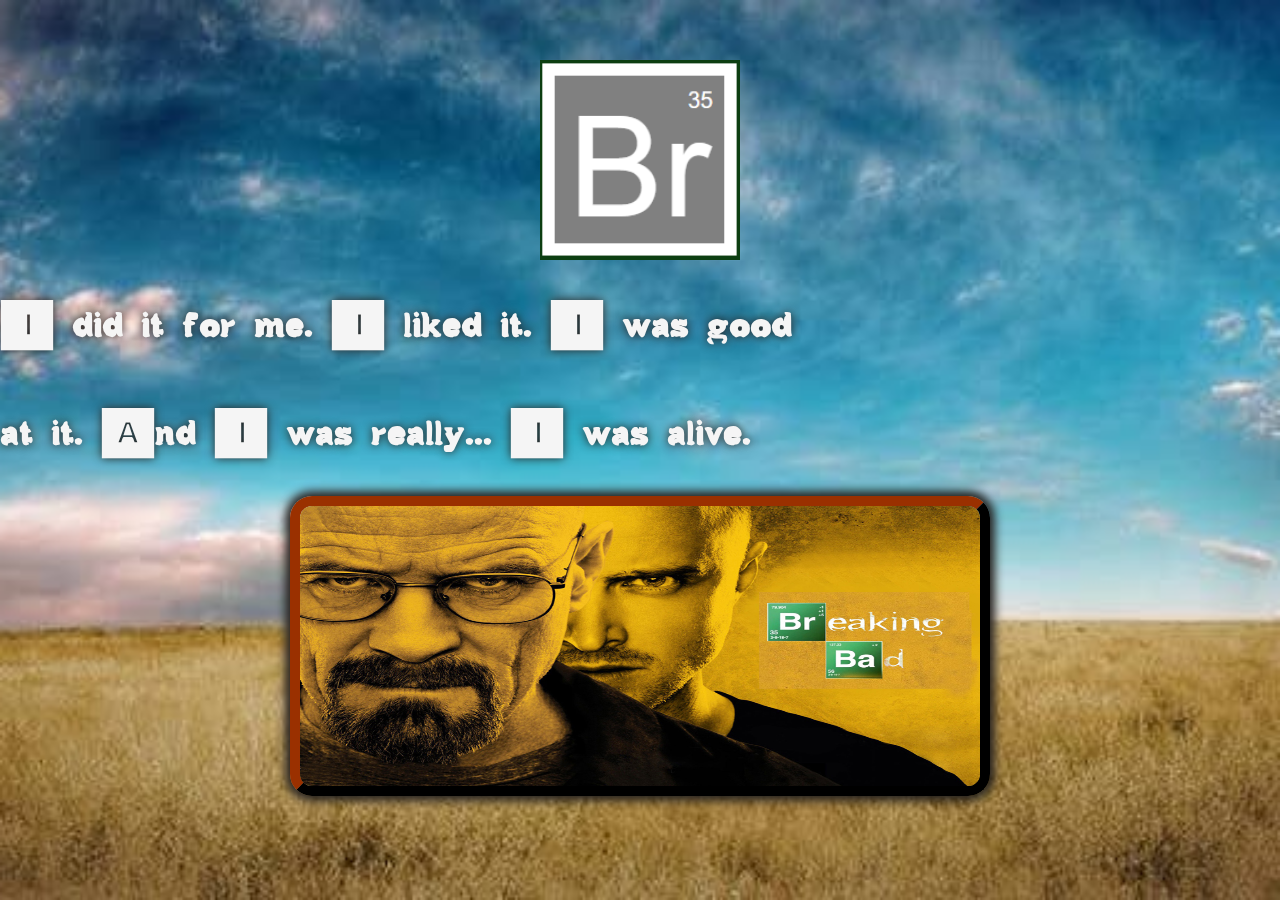
<file: index.html>
<!DOCTYPE html>
<html lang="en" class="bg-image">
  <head>
    <meta charset="UTF-8" />
    <meta name="viewport" content="width=device-width, initial-scale=1.0" />
    <!-- isert a favicon -->
    <link rel="icon" href="./IMG/icon.png" />
    <link rel="stylesheet" href="./css/styles.index.css" />
    <meta
      name="description"
      content="Página web corporativa Fan Service de Breaking Bad. Desarrollada con HTML & CSS."
    />
    <meta name="author" content="Nelson Rosales" />
    <meta
      name="keywords"
      content="Breaking Bad, Fan Service, HTML, CSS, Web Corporativa"
    />
    <meta name="robots" content="index, follow" />
    <title>Breaking Bad</title>
  </head>
  <body>
    <header class="header_one">
      <img src="./IMG/logo.PNG" alt="Logo de Breaking Bad" />
      <h3 class="index-quote">
        I did it for me. I liked it. I was good at it. And I was really... I was
        alive.
      </h3>
    </header>
    <section>
      <img class="poster" src="./IMG/poster.jpg" usemap="#image-map" />

      <map name="image-map">
        <area
          target="_blank"
          alt="formulario"
          title="formulario"
          href="formulario.html"
          coords="450,140,640,95"
          shape="rect"
        />
        <area
          target="_blank"
          alt="tabla"
          title="tabla"
          href="./tablaperiodica.html"
          coords="520,180,660,138"
          shape="rect"
        />
      </map>
    </section>
  </body>
</html>
</file>
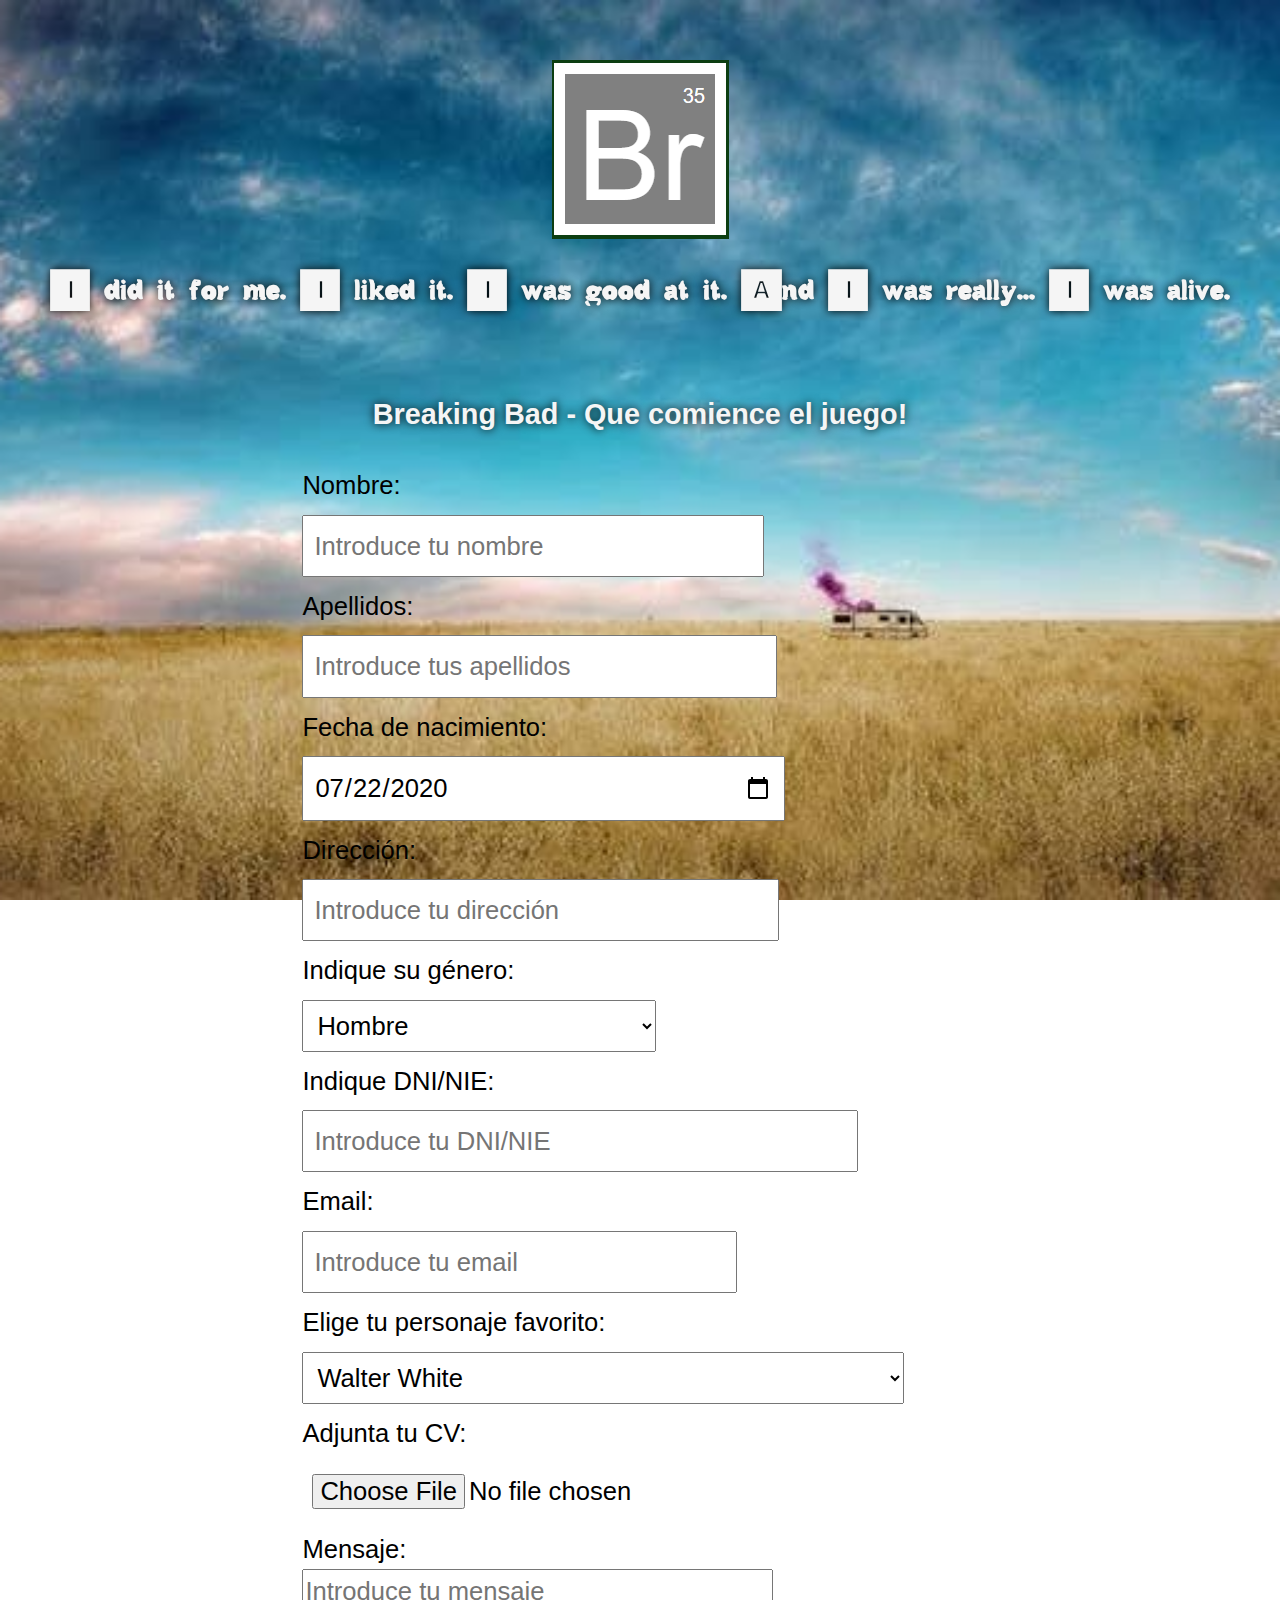
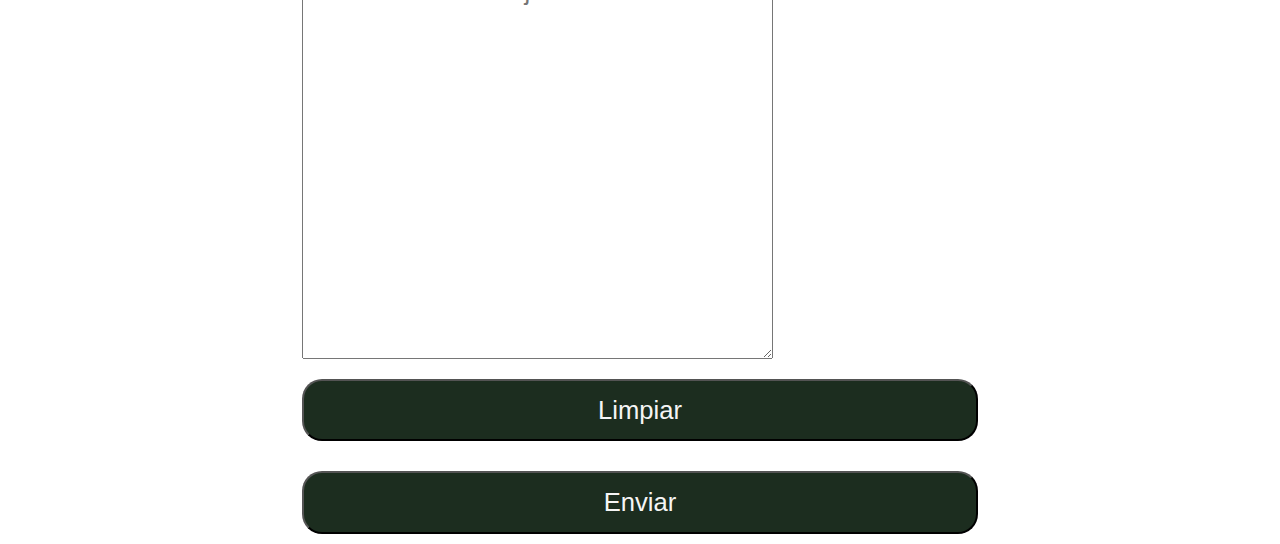
<file: formulario.html>
<!DOCTYPE html>
<html lang="en" class="bg-image">
  <head>
    <meta charset="UTF-8" />
    <meta name="viewport" content="width=device-width, initial-scale=1.0" />
    <link rel="icon" href="./IMG/icon.png" />
    <link rel="stylesheet" href="./css/styles.index.css" />
    <meta
      name="description"
      content="Página web corporativa Fan Service de Breaking Bad. Desarrollada con HTML & CSS."
    />
    <meta name="author" content="Nelson Rosales" />
    <meta
      name="keywords"
      content="Breaking Bad, Fan Service, HTML, CSS, Web Corporativa"
    />
    <meta name="robots" content="index, follow" />
    <title>Formulario | Breaking Bad</title>
  </head>
  <body class="form-body">
    <header class="header_form">
      <img src="./IMG/logo.PNG" alt="Logo de Breaking Bad" />
      <h3>
        I did it for me. I liked it. I was good at it. And I was really... I was
        alive.
      </h3>
    </header>
    <section class="form-section">
      <!-- all this informatio must be send to the email: raul.rodriguez@proeducaglobal.com once the form is submitted -->
      <h2 class="form-section_title">Breaking Bad - Que comience el juego!</h2>
      <form
        action="mailto:raul.rodriguez@proeducaglobal.com"
        method="post"
        enctype="text/plain"
      >
        <div>
          <label for="nombre">Nombre:</label>
          <input
            type="text"
            id="nombre"
            name="nombre"
            required
            placeholder="Introduce tu nombre"
          />
        </div>
        <div>
          <label for="apellido">Apellidos:</label>
          <input
            type="text"
            id="apellido"
            name="apellido"
            required
            placeholder="Introduce tus apellidos"
          />
        </div>
        <div>
          <label for="fechaDeNacimiento">Fecha de nacimiento:</label>
          <!-- minimo: 01/01/2006 -->
          <input
            type="date"
            id="fechaDeNacimiento"
            name="fechaDeNacimiento"
            value="2020-07-22"
            min="2006-01-01"
          />
        </div>
        <div>
          <label for="direccion"> Dirección: </label>
          <input
            type="text"
            id="direccion"
            name="direccion"
            placeholder="Introduce tu dirección"
          />
        </div>
        <div>
          <label for="genero-select" class="genero"> Indique su género: </label>
          <select name="genero" id="genero-select">
            <option value="hombre">Hombre</option>
            <option value="mujer">Mujer</option>
            <option value="otro">Otro</option>
          </select>
        </div>
        <div>
          <label for="documento"> Indique DNI/NIE: </label>
          <input
            type="text"
            id="documento"
            name="documento"
            required
            placeholder="Introduce tu DNI/NIE"
          />
        </div>
        <div>
          <label for="email"> Email: </label>
          <input
            type="email"
            id="email"
            name="email"
            required
            placeholder="Introduce tu email"
          />
        </div>
        <div>
          <label for="personaje" id="personaje">
            Elige tu personaje favorito:
          </label>
          <select name="personaje" id="personaje">
            <option value="walter">Walter White</option>
            <option value="jesse">Jesse Pinkman</option>
            <option value="saul">Saul Goodman</option>
            <option value="gus">Gus Fring</option>
            <option value="mike">Mike Ehrmantraut</option>
            <option value="hank">Hank Schrader</option>
            <option value="skyler">Skyler White</option>
            <option value="lydia">Lydia Rodarte-Quayle</option>
            <option value="todd">Todd Alquist</option>
            <option value="marie">Marie Schrader</option>
            <option value="otros personajes">Otros personajes</option>
          </select>
        </div>
        <!-- creamos el elemento para adjuntar un fichero. Restringimis a PDF y JPG -->
        <div>
          <label for="fichero"> Adjunta tu CV: </label>
          <input type="file" id="fichero" name="fichero" accept=".pdf,.jpg" />
        </div>
        <div class="mensaje">
          <label for="mensaje"> Mensaje: </label>
          <textarea
            name="mensaje"
            id="mensaje"
            cols="30"
            rows="10"
            placeholder="Introduce tu mensaje"
          ></textarea>
        </div>
        <button type="reset" class="reset">Limpiar</button>
        <button type="submit">Enviar</button>
      </form>
    </section>
  </body>
</html>
</file>
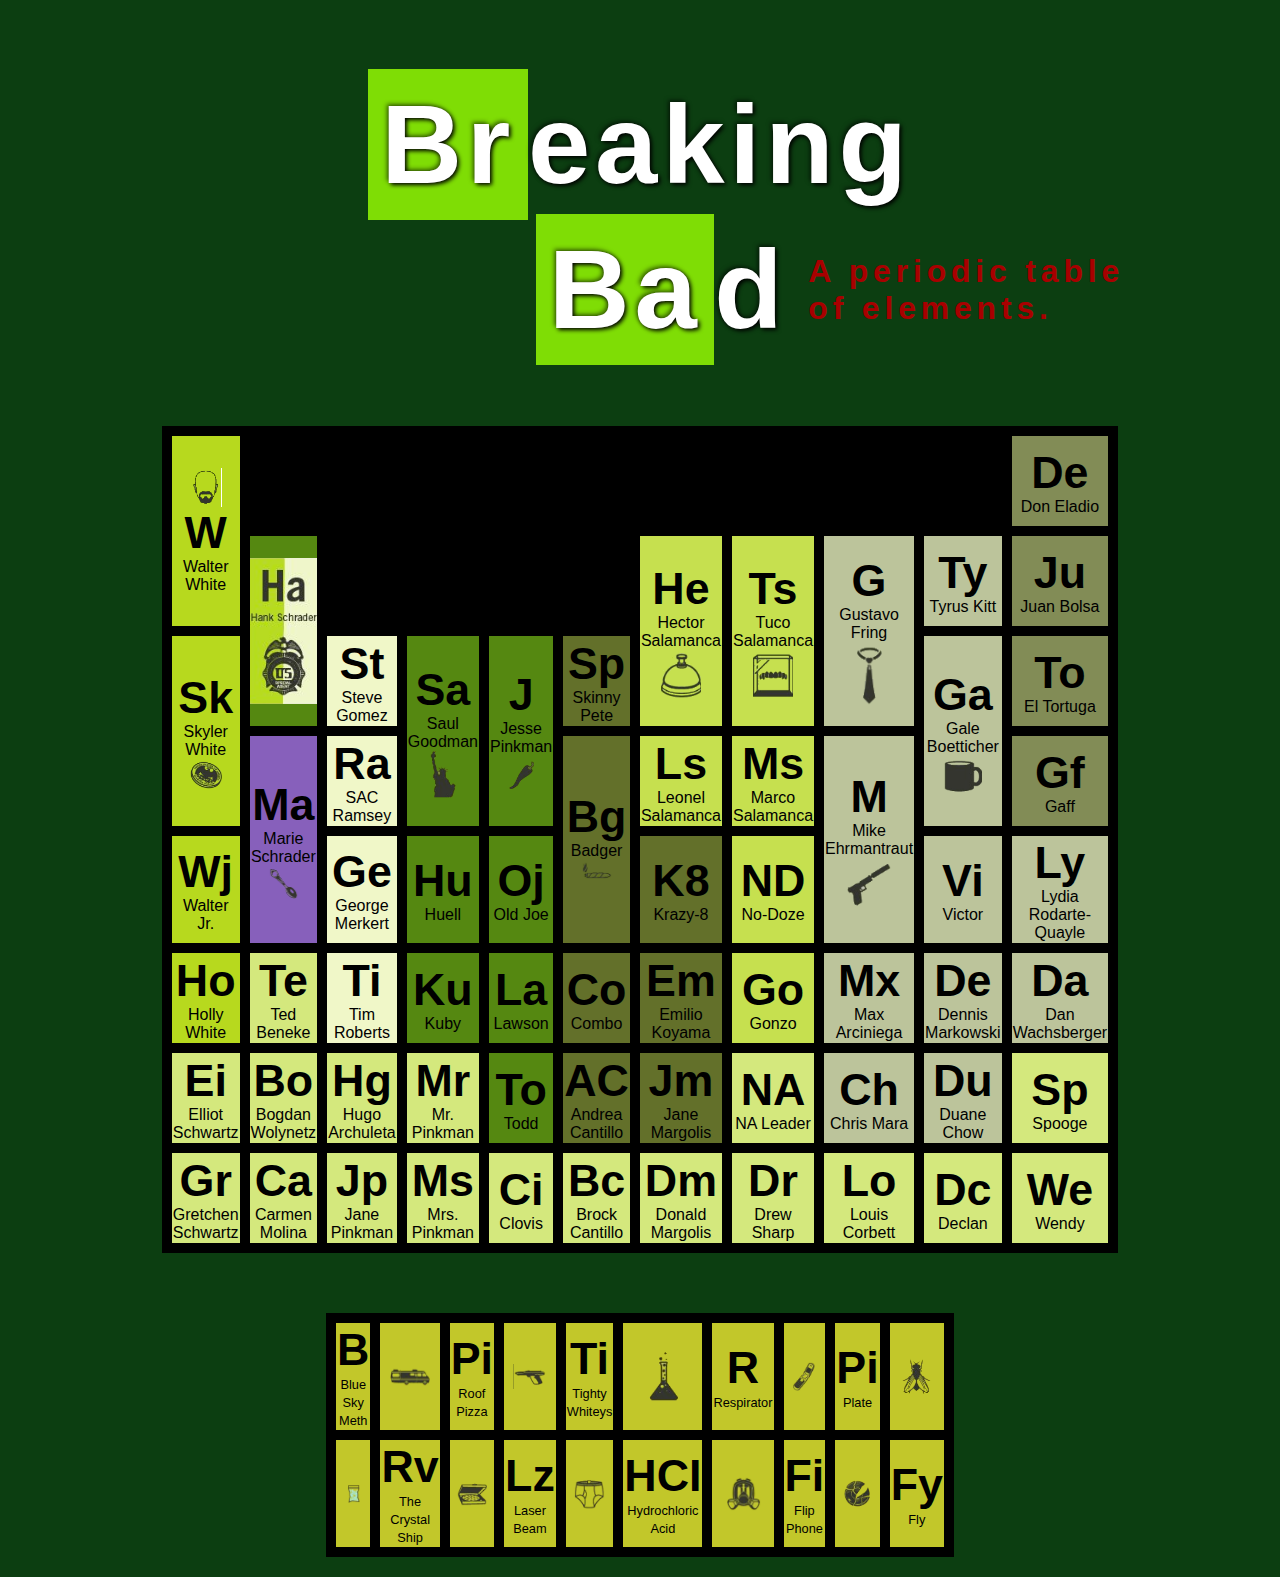
<file: tablaperiodica.html>
<!DOCTYPE html>
<html lang="en" class="tabla_body">
  <head>
    <meta charset="UTF-8" />
    <meta name="viewport" content="width=device-width, initial-scale=1.0" />
    <link rel="icon" href="./IMG/icon.png" />

    <link rel="stylesheet" href="./css/styles.index.css" />
    <meta
      name="description"
      content="Página web corporativa Fan Service de Breaking Bad. Desarrollada con HTML & CSS."
    />
    <meta name="author" content="Nelson Rosales" />
    <meta
      name="keywords"
      content="Breaking Bad, Fan Service, HTML, CSS, Web Corporativa"
    />
    <meta name="robots" content="index, follow" />
    <title>Tabla Periodica | Breaking Bad</title>
  </head>
  <body>
    <header class="tabla_header">
      <h1 class="title"><span class="title_br">Br</span>eaking</h1>
      <div class="tabla_subheader">
        <h1><span class="title_ba">Ba</span>d</h1>
        <p>
          A periodic table <br />
          of elements.
        </p>
      </div>
    </header>
    <section>
      <table>
        <!-- Generating 8 rows -->
        <tr>
          <!-- Generating 11 columns for each row -->
          <td rowspan="2" class="lime-green">
            <img
              src="./IMG/tabla_periodica/walterwhite.png"
              alt="Walter White"
            />

            <p>W</p>

            <span> Walter White </span>
          </td>
          <td class="oneTwo">1-2</td>
          <td rowspan="2" class="oneTwo">1-3</td>
          <td rowspan="2" class="oneTwo">1-4</td>
          <td rowspan="2" class="oneTwo">1-5</td>
          <td rowspan="2" class="oneTwo">1-6</td>
          <td class="oneTwo">1-7</td>
          <td class="oneTwo">1-8</td>
          <td class="oneTwo">1-9</td>
          <td class="oneTwo">1-10</td>
          <td class="moss-green">
            <p>De</p>
            <span> Don Eladio </span>
          </td>
        </tr>
        <tr>
          <td rowspan="2" class="hank_bg"></td>

          <td rowspan="2" class="lemon-green">
            <p>He</p>
            <span> Hector Salamanca </span>
            <img
              src="./IMG/tabla_periodica/hectorsalamanca.png"
              alt="Hector Salamanca"
            />
          </td>
          <td rowspan="2" class="lemon-green">
            <p>Ts</p>
            <span> Tuco Salamanca </span>
            <img
              src="./IMG/tabla_periodica/tucosalamanca.png"
              alt="Tuco Salamanca"
            />
          </td>
          <td rowspan="2" class="sage-green">
            <p>G</p>
            <span> Gustavo Fring </span>
            <img
              src="./IMG/tabla_periodica/gustavofrink.png"
              alt="Gustavo Fring"
            />
          </td>
          <td class="sage-green">
            <p>Ty</p>
            <span> Tyrus Kitt </span>
          </td>
          <td class="moss-green">
            <p>Ju</p>
            <span> Juan Bolsa </span>
          </td>
        </tr>
        <tr>
          <td rowspan="2" class="lime-green">
            <p>Sk</p>

            <span> Skyler White </span>
            <img
              src="./IMG/tabla_periodica/skylerwhite.png"
              alt="Skyler White"
            />
          </td>

          <td class="white_bg">
            <p>St</p>

            <span> Steve Gomez </span>
          </td>
          <td rowspan="2">
            <p>Sa</p>
            <span> Saul Goodman </span>
            <img
              src="./IMG/tabla_periodica/saulgoodman.png"
              alt="Saul Goodman"
            />
          </td>
          <td rowspan="2">
            <p>J</p>
            <span> Jesse Pinkman </span>
            <img
              src="./IMG/tabla_periodica/jessiepinkman.png"
              alt="Jesse Pinkman"
            />
          </td>
          <td class="dark_green_bg">
            <p>Sp</p>
            <span> Skinny Pete </span>
          </td>

          <td rowspan="2" class="sage-green">
            <p>Ga</p>
            <span> Gale Boetticher </span>
            <img src="./IMG/tabla_periodica/gale.png" alt="Gale Boetticher" />
          </td>
          <td class="moss-green">
            <p>To</p>
            <span> El Tortuga </span>
          </td>
        </tr>
        <tr>
          <td rowspan="2" class="marie_bg">
            <p>Ma</p>

            <span> Marie Schrader </span>
            <img
              src="./IMG/tabla_periodica/marieschrader.png"
              alt="Marie Schrader"
            />
          </td>
          <td class="white_bg">
            <p>Ra</p>
            <span> SAC Ramsey </span>
          </td>
          <td rowspan="2" class="dark_green_bg">
            <p>Bg</p>
            <span> Badger </span>
            <img src="./IMG/tabla_periodica/badger.png" alt="Badger" />
          </td>
          <td class="lemon-green">
            <p>Ls</p>
            <span> Leonel Salamanca </span>
          </td>
          <td class="lemon-green">
            <p>Ms</p>
            <span> Marco Salamanca </span>
          </td>
          <td rowspan="2" class="sage-green">
            <p>M</p>
            <span> Mike Ehrmantraut </span>
            <img src="./IMG/tabla_periodica/mike.png" alt="Mike Ehrmantraut" />
          </td>

          <td class="moss-green">
            <p>Gf</p>
            <span> Gaff </span>
          </td>
        </tr>
        <tr>
          <td class="lime-green">
            <p>Wj</p>

            <span> Walter Jr. </span>
          </td>

          <td class="white_bg">
            <p>Ge</p>
            <span> George Merkert </span>
          </td>
          <td>
            <p>Hu</p>
            <span> Huell </span>
          </td>
          <td>
            <p>Oj</p>
            <span> Old Joe </span>
          </td>

          <td class="dark_green_bg">
            <p>K8</p>
            <span> Krazy-8 </span>
          </td>
          <td class="lemon-green">
            <p>ND</p>
            <span> No-Doze </span>
          </td>

          <td class="sage-green">
            <p>Vi</p>
            <span>Victor </span>
          </td>
          <td class="sage-green">
            <p>Ly</p>
            <span> Lydia Rodarte-Quayle </span>
          </td>
        </tr>
        <tr>
          <td class="lime-green">
            <p>Ho</p>

            <span> Holly White </span>
          </td>
          <td class="soft-chartreuse">
            <p>Te</p>

            <span> Ted Beneke </span>
          </td>
          <td class="white_bg">
            <p>Ti</p>
            <span> Tim Roberts </span>
          </td>
          <td>
            <p>Ku</p>
            <span> Kuby </span>
          </td>
          <td>
            <p>La</p>
            <span> Lawson </span>
          </td>
          <td class="dark_green_bg">
            <p>Co</p>
            <span> Combo </span>
          </td>
          <td class="dark_green_bg">
            <p>Em</p>
            <span> Emilio Koyama </span>
          </td>
          <td class="lemon-green">
            <p>Go</p>
            <span> Gonzo </span>
          </td>
          <td class="sage-green">
            <p>Mx</p>
            <span> Max Arciniega </span>
          </td>
          <td class="sage-green">
            <p>De</p>
            <span> Dennis Markowski </span>
          </td>
          <td class="sage-green">
            <p>Da</p>
            <span> Dan Wachsberger </span>
          </td>
        </tr>
        <tr>
          <td class="soft-chartreuse">
            <p>Ei</p>

            <span> Elliot Schwartz </span>
          </td>
          <td class="soft-chartreuse">
            <p>Bo</p>
            <span> Bogdan Wolynetz </span>
          </td>
          <td class="soft-chartreuse">
            <p>Hg</p>
            <span> Hugo Archuleta </span>
          </td>
          <td class="soft-chartreuse">
            <p>Mr</p>
            <span> Mr. Pinkman </span>
          </td>
          <td>
            <p>To</p>
            <span> Todd </span>
          </td>
          <td class="dark_green_bg">
            <p>AC</p>
            <span> Andrea Cantillo </span>
          </td>
          <td class="dark_green_bg">
            <p>Jm</p>
            <span> Jane Margolis </span>
          </td>
          <td class="soft-chartreuse">
            <p>NA</p>
            <span> NA Leader </span>
          </td>
          <td class="sage-green">
            <p>Ch</p>
            <span> Chris Mara </span>
          </td>
          <td class="sage-green">
            <p>Du</p>
            <span> Duane Chow </span>
          </td>
          <td class="soft-chartreuse">
            <p>Sp</p>
            <span> Spooge </span>
          </td>
        </tr>
        <tr>
          <td class="soft-chartreuse">
            <p>Gr</p>

            <span> Gretchen Schwartz </span>
          </td>
          <td class="soft-chartreuse">
            <p>Ca</p>
            <span> Carmen Molina </span>
          </td>
          <td class="soft-chartreuse">
            <p>Jp</p>
            <span> Jane Pinkman </span>
          </td>
          <td class="soft-chartreuse">
            <p>Ms</p>
            <span> Mrs. Pinkman </span>
          </td>
          <td class="soft-chartreuse">
            <p>Ci</p>
            <span> Clovis </span>
          </td>
          <td class="soft-chartreuse">
            <p>Bc</p>
            <span> Brock Cantillo </span>
          </td>
          <td class="soft-chartreuse">
            <p>Dm</p>
            <span> Donald Margolis </span>
          </td>
          <td class="soft-chartreuse">
            <p>Dr</p>
            <span> Drew Sharp </span>
          </td>
          <td class="soft-chartreuse">
            <p>Lo</p>
            <span> Louis Corbett </span>
          </td>
          <td class="soft-chartreuse">
            <p>Dc</p>
            <span> Declan </span>
          </td>
          <td class="soft-chartreuse">
            <p>We</p>
            <span> Wendy </span>
          </td>
        </tr>
      </table>
    </section>
    <section>
      <table class="table_two">
        <tr>
          <td>
            <p>B</p>
            <span>
              Blue Sky <br />
              Meth
            </span>
          </td>
          <td>
            <img src="./IMG/tabla_periodica/bus.png" alt="Blue Sky Meth" />
          </td>
          <td>
            <p>Pi</p>
            <span>
              Roof <br />
              Pizza
            </span>
          </td>
          <td>
            <img src="./IMG/tabla_periodica/pistola.png" alt="Pistola" />
          </td>
          <td>
            <p>Ti</p>
            <span>
              Tighty <br />
              Whiteys
            </span>
          </td>
          <td>
            <img src="./IMG/tabla_periodica/pocima.png" alt="Quimica"
            style="width: 55%;"
          </td>
          <td>
            <p>R</p>
            <span> Respirator </span>
          </td>
          <td>
            <img src="./IMG/tabla_periodica/movil.png" alt="Móvil" />
          </td>
          <td>
            <p>Pi</p>
            <span> Plate </span>
          </td>
          <td>
            <img src="./IMG/tabla_periodica/mosca.png" alt="Mosca" />
          </td>
        </tr>
        <tr>
          <td>
            <img
              src="./IMG/tabla_periodica/cristal.png"
              alt="Cristal"
              style="width: 40%"
            />
          </td>
          <td>
            <p>Rv</p>
            <span>
              The <br />
              Crystal Ship
            </span>
          </td>
          <td>
            <img src="./IMG/tabla_periodica/pizza.png" alt="Pizza" />
          </td>
          <td>
            <p>Lz</p>
            <span> Laser Beam </span>
          </td>
          <td>
            <img
              src="./IMG/tabla_periodica/calzoncillos.png"
              alt="Calzoncillos"
            />
          </td>
          <td>
            <p>HCI</p>
            <span>
              Hydrochloric <br />
              Acid
            </span>
          </td>
          <td>
            <img
              src="./IMG//tabla_periodica/mascara.png"
              alt="Máscara"
              style="width: 60%"
            />
          </td>
          <td>
            <p>Fi</p>
            <span> Flip Phone </span>
          </td>
          <td>
            <img src="./IMG/tabla_periodica/plato.png" alt="Plato" />
          </td>
          <td>
            <p>Fy</p>
            <span> Fly </span>
          </td>
        </tr>
      </table>
    </section>
  </body>
</html>
</file>
<file: css/styles.index.css>
*,
*::before,
*::after {
  box-sizing: border-box;
}
/* 2. Remove default margin */
* {
  margin: 0;
}

@font-face {
  font-family: "Breaking_Bad";
  src: url("../fonts/Breaking_Bad.ttf") format("truetype");
  font-weight: normal !important;
  font-style: normal !important;
}
img,
picture,
video,
canvas,
svg {
  display: block;
  max-width: 100%;
}
/* 6. Inherit fonts for form controls */
input,
button,
textarea,
select {
  font: inherit;
}
/* 7. Avoid text overflows */
p,
h1,
h2,
h3,
h4,
h5,
h6 {
  overflow-wrap: break-word;
}
/* 8. Improve line wrapping */
p {
  text-wrap: pretty;
}
h1,
h2,
h3,
h4,
h5,
h6 {
  text-wrap: balance;
}
/*
  9. Create a root stacking context
*/
#root,
#__next {
  isolation: isolate;
}
.bg-image body {
  background-image: url("../IMG/fondo.jpg");
  background-size: cover;
  background-attachment: fixed;
  background-repeat: no-repeat;
  background-position: center;
  font-family: "Breaking_Bad";
  /* 3. Add accessible line-height */
  line-height: 1.5;
  /* 4. Improve text rendering */
  -webkit-font-smoothing: antialiased;
}

.header_one img {
  width: 200px;
  height: 200px;
}

.header_one {
  /* center the elements */
  display: flex;
  justify-content: center;
  align-items: center;
  flex-direction: column;
  margin-top: 60px;
}

.index-quote {
  font-size: 4.5em;
  color: whitesmoke;
  text-shadow: 0 0 10px #272321;
}

section {
  display: flex;
  justify-content: center;
  align-items: center;
  flex-direction: column;
  margin-top: 20px;
}

.poster {
  /* this is an image, i need it to be 700px width and 300px height*/
  width: 700px;
  height: 300px;
  border: 10px outset #461600;
  border-radius: 22px;
  box-shadow: 0 0 10px 5px #272321;
}

.header_one {
  /* center the elements */
  display: flex;
  justify-content: center;
  align-items: center;
  flex-direction: column;
  margin-top: 60px;
}

.header_form h3 {
  font-size: 3.5em;
  color: whitesmoke;
  text-shadow: 0 0 10px #000000;
}

/* form */
.header_form {
  /* center the elements */
  display: flex;
  justify-content: center;
  align-items: center;
  flex-direction: column;
  margin-top: 60px;
}

.header_form_2 {
  font-size: 2.5em;
  color: whitesmoke;
  text-shadow: 0 0 10px #ffffff;
}

.form-section {
  font-family: Arial, Helvetica, sans-serif;
}

.form-section {
  display: flex;
  justify-content: center;
  align-items: center;
  flex-direction: column;
  margin-top: 60px;
}

.form-section h2 {
  font-size: 1.8em;
  color: whitesmoke;
  text-shadow: 0 0 10px #000000;
}

.form-section_title {
  font-size: 1.5em;
  color: whitesmoke;
  text-shadow: 0 0 10px #000000;
  margin-top: 10px;
  margin-bottom: 10px;
}

form {
  display: flex;
  justify-content: center;
  align-items: flex-start;
  flex-direction: column;
  margin-top: 20px;
  font-size: 1.6em;
}

form label {
  color: rgb(0, 0, 0);
}

form input {
  width: 100%;
  padding: 10px;
  margin-top: 10px;
  margin-bottom: 10px;
}

form select {
  width: 100%;
  padding: 10px;
  margin-top: 10px;
  margin-bottom: 10px;
}

/* style for the element input[type="file"] */
form input[type="file"] {
  width: 100%;
  padding: 10px;
  margin-top: 10px;
  margin-bottom: 10px;
}

.mensaje {
  display: flex;
  justify-content: center;
  align-items: flex-start;
  flex-direction: column;
}

button {
  width: 100%;
  padding: 10px;
  margin-top: 20px;
  margin-bottom: 10px;
  background-color: #1c2d1f;
  color: whitesmoke;

  cursor: pointer;
  border-radius: 20px;
}

button:hover {
  background-color: #ffffff;
  color: #1c2d1f;
}

/* tabla periodica */

.tabla_body > body {
  background-color: #0c3e11 !important;
}

.tabla_header {
  display: flex;
  justify-content: space-between;
  flex-direction: column;
  align-items: center;
  padding: 1rem;
  padding-top: 5rem;
  font-family: Arial, Helvetica, sans-serif;
}

.tabla_header h1 {
  color: #fff;
  font-size: 7rem;
  font-weight: 700;
  letter-spacing: 0.3rem;
  text-shadow: 2px 2px 4px rgb(0, 0, 0), -2px -2px 4px rgba(0, 0, 0, 0.5);
}

.title_br {
  background-color: #7fdd05;
  padding: 0.8rem;
  text-shadow: 2px 2px 4px rgb(0, 0, 0), -2px -2px 4px rgba(0, 0, 0, 0.5);
}

.title_ba {
  background-color: #7fdd05;
  padding: 0.8rem;
  text-shadow: 2px 2px 4px rgb(0, 0, 0), -2px -2px 4px rgba(0, 0, 0, 0.5);
}

.tabla_subheader {
  display: flex;
  justify-content: space-between;
  flex-direction: row;
  align-items: center;
  padding: 1rem;
  margin-left: 380px;
}

.tabla_subheader p {
  color: #a80000;
  font-size: 2rem;
  font-weight: 700;
  letter-spacing: 0.3rem;
  margin-left: 1.3rem;
}

table {
  width: 50%;
  border-collapse: collapse;
  border-spacing: 0;
  margin-top: 1rem;
  background-color: black;
  margin: 20px auto;
  padding: 5px;
  font-family: Arial, Helvetica, sans-serif;
}

td {
  border: 10px solid #000000;
  text-align: center;
  width: 80px;
  height: 100px;
  background-color: #558811;
}

table > tbody > td {
  display: flex;
  justify-content: center;
  align-items: center;
}

td > p {
  font-size: 2.8rem;
  font-weight: bold;
}

td > img {
  /* center image */
  display: block;
  margin-left: auto;
  margin-right: auto;
  width: 50%;
}

.oneTwo {
  background-color: #000000;
}

.hank_bg {
  background-image: url("../IMG/tabla_periodica/hankschrader.png");

  background-repeat: no-repeat;
  background-position: center;
}

.marie_bg {
  background-color: #8760bb;
}

.white_bg {
  background-color: #f0f7c8;
}

.dark_green_bg {
  background-color: #63702a;
}

.sage-green {
  background-color: #bcc49b;
}

.moss-green {
  background-color: #828c56;
}

.soft-chartreuse {
  background-color: #d4e87d;
}
.lime-green {
  background-color: #b7d91e;
}
.lemon-green {
  background-color: #c6e04f;
}

.table_two {
  width: 45% !important;
  border: 3px solid #000;
  border-collapse: collapse;
}

.table_two td {
  background-color: #c2c72a;
}

.table_two img {
  width: 70%;
}

.table_two td span {
  font-size: 0.8rem;
}
</file>
